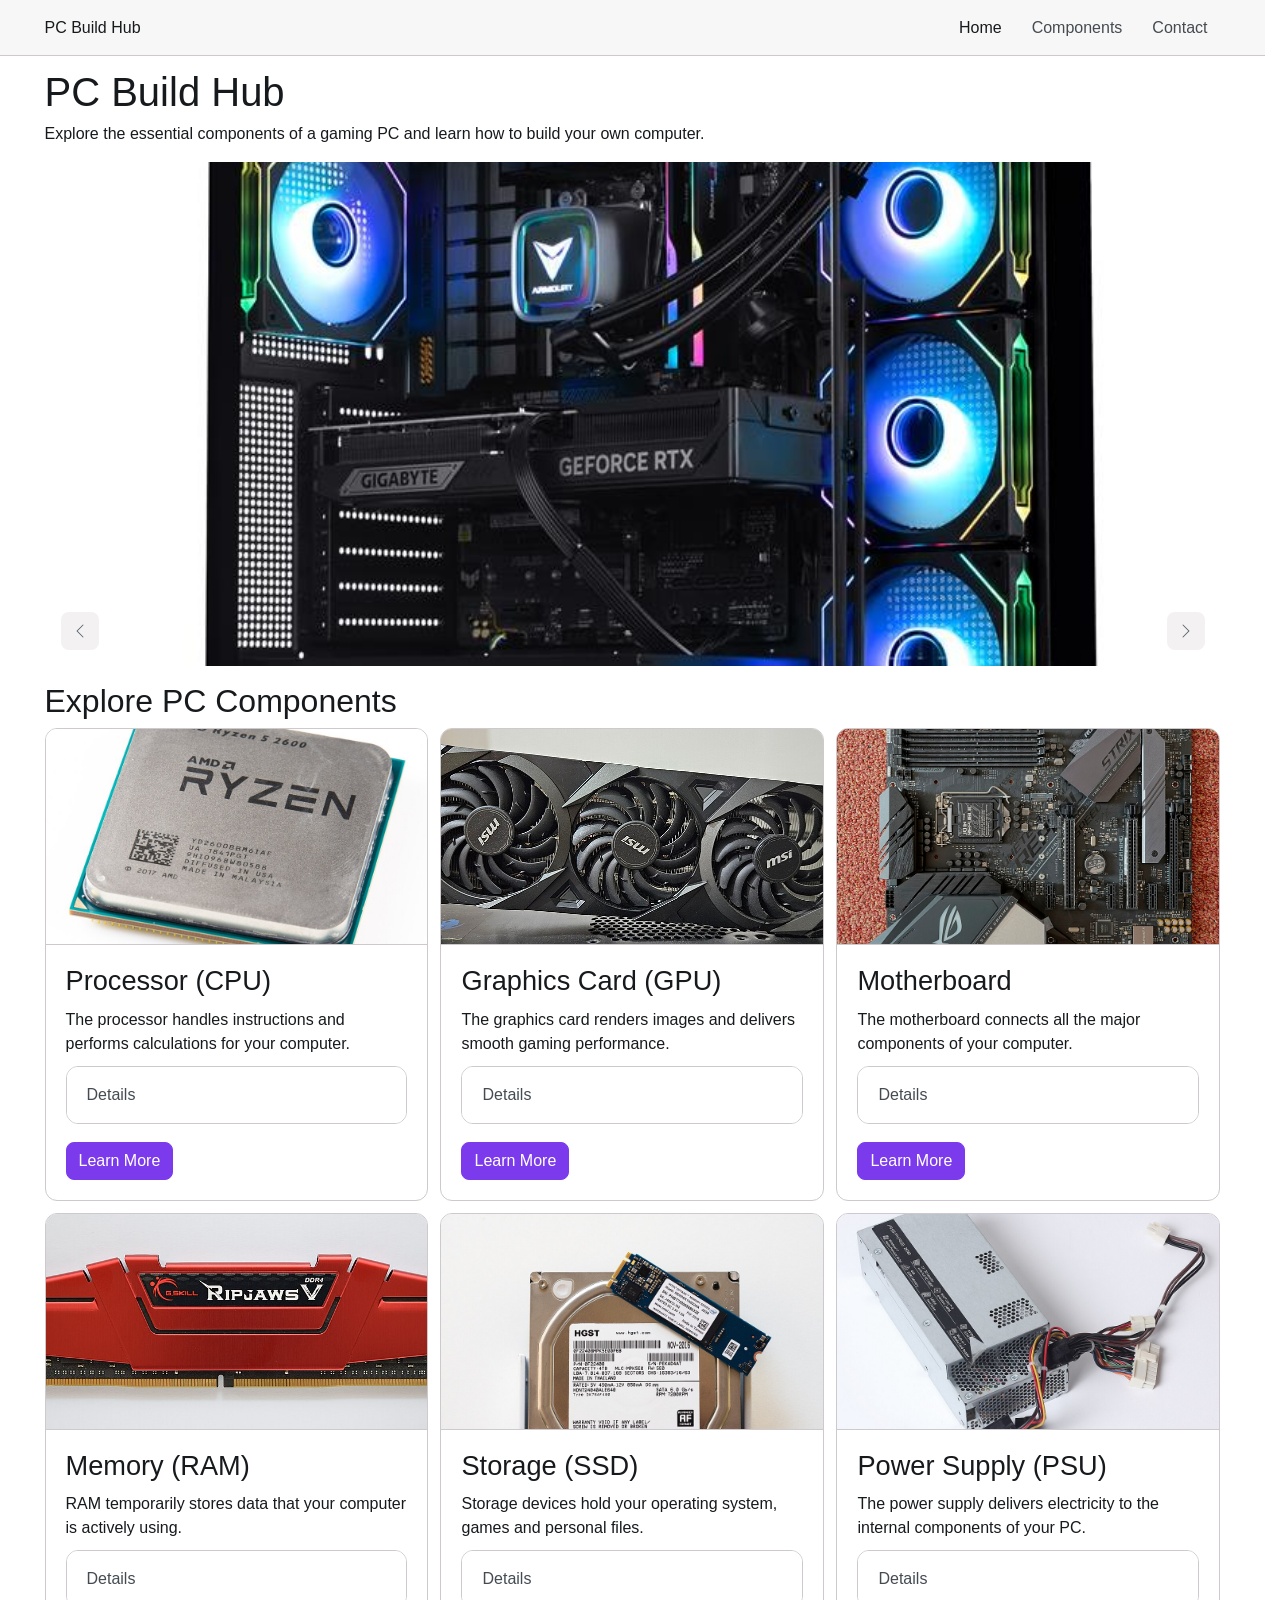
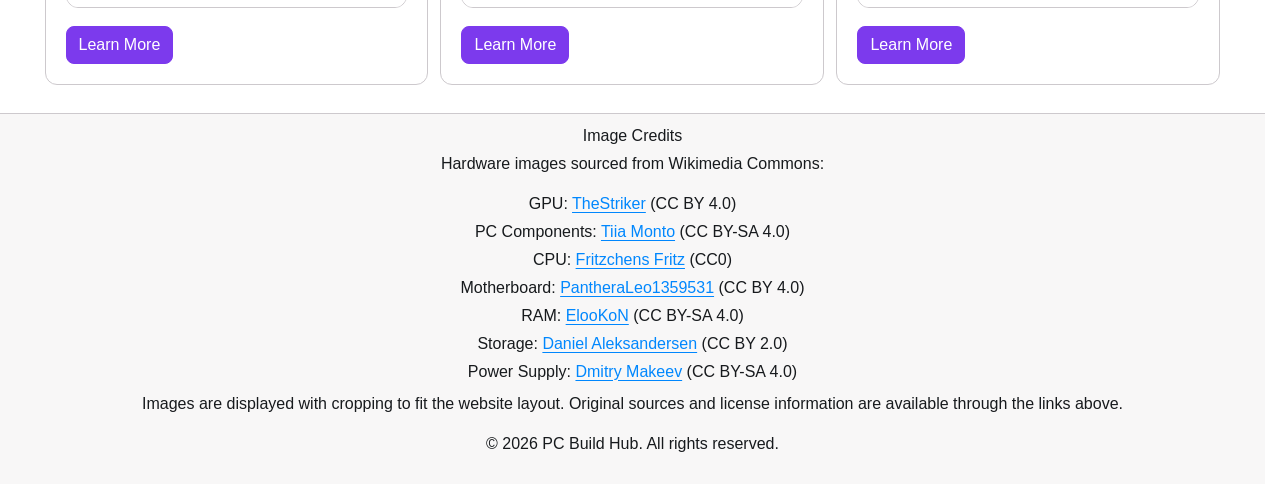
<file: index.html>
<!DOCTYPE html>
<html lang="en">
<head>
    <meta charset="UTF-8">
    <meta name="viewport" content="width=device-width, initial-scale=1.0">
    <title>PC Build Hub | Home</title>
    <link rel="stylesheet" href="css/bootstrap.min.css">
    <link rel="stylesheet" href="css/style.css">
</head>

<body>

    <nav class="navbar md:navbar-expand bg-1 border-bottom">
        <div class="container">
            <a class="navbar-brand" href="index.html">PC Build Hub</a>

            <button class="btn navbar-toggler" type="button"
                data-bs-toggle="drawer" data-bs-target="#navDrawer"
                aria-label="Open navigation">
                <span class="navbar-toggler-icon"></span>
            </button>

            <dialog class="drawer drawer-end" id="navDrawer"
                aria-labelledby="drawerTitle">

                <div class="drawer-header">
                    <p class="drawer-title" id="drawerTitle">Menu</p>
                    <button type="button" class="btn-close"
                        data-bs-dismiss="drawer" aria-label="Close">
                    </button>
                </div>

                <div class="drawer-body">
                    <ul class="navbar-nav ms-auto">
                        <li class="nav-item">
                            <a class="nav-link active" aria-current="page"
                                href="index.html">Home</a>
                        </li>
                        <li class="nav-item">
                            <a class="nav-link" href="#components">Components</a>
                        </li>
                        <li class="nav-item">
                            <a class="nav-link" href="contact.html">Contact</a>
                        </li>
                    </ul>
                </div>

            </dialog>
        </div>
    </nav>

    <main class="container py-4">

        <h1>PC Build Hub</h1>
        <p>Explore the essential components of a gaming PC and learn how to build your own computer.</p>

        <!-- Carousel -->

        <div id="pcCarousel" class="carousel carousel-overlay slide">

            <div class="carousel-inner rounded-3">

                <div class="carousel-item active">
                    <img src="images/gaming-pc.jpg"
                        class="d-block w-100 ratio-21x9 object-fit-cover"
                        alt="Custom-built gaming desktop PC">
                </div>

                <div class="carousel-item">
                    <img src="images/graphics-card.jpg"
                        class="d-block w-100 ratio-21x9 object-fit-cover"
                        alt="Dedicated graphics card for PC gaming">
                </div>

                <div class="carousel-item">
                    <img src="images/pc-components.jpg"
                        class="d-block w-100 ratio-21x9 object-fit-cover"
                        alt="Computer hardware components for a custom build">
                </div>

            </div>

            <div class="carousel-overlay-controls">

                <button class="btn-icon btn-subtle theme-secondary"
                    type="button" data-bs-target="#pcCarousel"
                    data-bs-slide="prev">
                    <span class="carousel-icon-prev" aria-hidden="true"></span>
                    <span class="visually-hidden">Previous</span>
                </button>

                <button class="btn-icon btn-subtle theme-secondary"
                    type="button" data-bs-target="#pcCarousel"
                    data-bs-slide="next">
                    <span class="carousel-icon-next" aria-hidden="true"></span>
                    <span class="visually-hidden">Next</span>
                </button>

            </div>

        </div>

        <!-- Component Gallery -->

        <h2 id="components" class="mt-5 mb-3">Explore PC Components</h2>

        <div class="row g-4">

            <!-- Card 1: CPU -->

            <div class="col-12 md:col-6 lg:col-4">
                <div class="card h-100">

                    <img src="images/cpu.jpg"
                        class="card-img-top ratio-16x9 object-fit-cover"
                        alt="Desktop computer processor">

                    <div class="card-body">
                        <h3 class="card-title">Processor (CPU)</h3>
                        <p>The processor handles instructions and performs calculations for your computer.</p>

                        <div class="accordion">
                            <details class="accordion-item">
                                <summary class="accordion-header">Details</summary>
                                <div class="accordion-body">
                                    Consider core count, clock speed and motherboard compatibility when choosing a CPU.
                                </div>
                            </details>
                        </div>

                        <button class="btn-solid theme-primary mt-3"
                            type="button" data-bs-toggle="dialog"
                            data-bs-target="#cpuDialog">
                            Learn More
                        </button>

                        <dialog class="dialog" id="cpuDialog"
                            aria-labelledby="cpuTitle">
                            <div class="dialog-header">
                                <h4 class="dialog-title" id="cpuTitle">Choosing a CPU</h4>
                            </div>
                            <div class="dialog-body">
                                AMD Ryzen and Intel Core processors offer different performance options for gaming and productivity.
                            </div>
                            <div class="dialog-footer">
                                <button class="btn-solid theme-primary"
                                    type="button" data-bs-dismiss="dialog">
                                    Close
                                </button>
                            </div>
                        </dialog>

                    </div>
                </div>
            </div>

            <!-- Card 2: GPU -->

            <div class="col-12 md:col-6 lg:col-4">
                <div class="card h-100">

                    <img src="images/graphics-card.jpg"
                        class="card-img-top ratio-16x9 object-fit-cover"
                        alt="Dedicated desktop graphics card">

                    <div class="card-body">
                        <h3 class="card-title">Graphics Card (GPU)</h3>
                        <p>The graphics card renders images and delivers smooth gaming performance.</p>

                        <div class="accordion">
                            <details class="accordion-item">
                                <summary class="accordion-header">Details</summary>
                                <div class="accordion-body">
                                    Graphics cards differ in performance, video memory and power consumption.
                                </div>
                            </details>
                        </div>

                        <button class="btn-solid theme-primary mt-3"
                            type="button" data-bs-toggle="dialog"
                            data-bs-target="#gpuDialog">
                            Learn More
                        </button>

                        <dialog class="dialog" id="gpuDialog"
                            aria-labelledby="gpuTitle">
                            <div class="dialog-header">
                                <h4 class="dialog-title" id="gpuTitle">Choosing a GPU</h4>
                            </div>
                            <div class="dialog-body">
                                Choose a graphics card based on your monitor resolution, desired frame rate and budget.
                            </div>
                            <div class="dialog-footer">
                                <button class="btn-solid theme-primary"
                                    type="button" data-bs-dismiss="dialog">
                                    Close
                                </button>
                            </div>
                        </dialog>

                    </div>
                </div>
            </div>

            <!-- Card 3: Motherboard -->

            <div class="col-12 md:col-6 lg:col-4">
                <div class="card h-100">

                    <img src="images/motherboard.jpg"
                        class="card-img-top ratio-16x9 object-fit-cover"
                        alt="Computer motherboard with expansion slots">

                    <div class="card-body">
                        <h3 class="card-title">Motherboard</h3>
                        <p>The motherboard connects all the major components of your computer.</p>

                        <div class="accordion">
                            <details class="accordion-item">
                                <summary class="accordion-header">Details</summary>
                                <div class="accordion-body">
                                    Motherboards come in different sizes and support specific processor sockets and memory types.
                                </div>
                            </details>
                        </div>

                        <button class="btn-solid theme-primary mt-3"
                            type="button" data-bs-toggle="dialog"
                            data-bs-target="#motherboardDialog">
                            Learn More
                        </button>

                        <dialog class="dialog" id="motherboardDialog"
                            aria-labelledby="motherboardTitle">
                            <div class="dialog-header">
                                <h4 class="dialog-title" id="motherboardTitle">Choosing a Motherboard</h4>
                            </div>
                            <div class="dialog-body">
                                Make sure your motherboard supports your processor, RAM, storage devices and case size.
                            </div>
                            <div class="dialog-footer">
                                <button class="btn-solid theme-primary"
                                    type="button" data-bs-dismiss="dialog">
                                    Close
                                </button>
                            </div>
                        </dialog>

                    </div>
                </div>
            </div>

            <!-- Card 4: RAM -->

            <div class="col-12 md:col-6 lg:col-4">
                <div class="card h-100">

                    <img src="images/ram.jpg"
                        class="card-img-top ratio-16x9 object-fit-cover"
                        alt="Desktop computer RAM modules">

                    <div class="card-body">
                        <h3 class="card-title">Memory (RAM)</h3>
                        <p>RAM temporarily stores data that your computer is actively using.</p>

                        <div class="accordion">
                            <details class="accordion-item">
                                <summary class="accordion-header">Details</summary>
                                <div class="accordion-body">
                                    Memory capacity and speed can affect multitasking and gaming performance.
                                </div>
                            </details>
                        </div>

                        <button class="btn-solid theme-primary mt-3"
                            type="button" data-bs-toggle="dialog"
                            data-bs-target="#ramDialog">
                            Learn More
                        </button>

                        <dialog class="dialog" id="ramDialog"
                            aria-labelledby="ramTitle">
                            <div class="dialog-header">
                                <h4 class="dialog-title" id="ramTitle">Choosing RAM</h4>
                            </div>
                            <div class="dialog-body">
                                Between 16GB and 32GB of RAM is a practical choice for most modern gaming computers.
                            </div>
                            <div class="dialog-footer">
                                <button class="btn-solid theme-primary"
                                    type="button" data-bs-dismiss="dialog">
                                    Close
                                </button>
                            </div>
                        </dialog>

                    </div>
                </div>
            </div>

            <!-- Card 5: Storage -->

            <div class="col-12 md:col-6 lg:col-4">
                <div class="card h-100">

                    <img src="images/ssd.jpg"
                        class="card-img-top ratio-16x9 object-fit-cover"
                        alt="Solid-state drive for computer storage">

                    <div class="card-body">
                        <h3 class="card-title">Storage (SSD)</h3>
                        <p>Storage devices hold your operating system, games and personal files.</p>

                        <div class="accordion">
                            <details class="accordion-item">
                                <summary class="accordion-header">Details</summary>
                                <div class="accordion-body">
                                    SSDs provide faster loading times than traditional mechanical hard drives.
                                </div>
                            </details>
                        </div>

                        <button class="btn-solid theme-primary mt-3"
                            type="button" data-bs-toggle="dialog"
                            data-bs-target="#ssdDialog">
                            Learn More
                        </button>

                        <dialog class="dialog" id="ssdDialog"
                            aria-labelledby="ssdTitle">
                            <div class="dialog-header">
                                <h4 class="dialog-title" id="ssdTitle">Choosing Storage</h4>
                            </div>
                            <div class="dialog-body">
                                A 1TB NVMe SSD provides a useful starting point for storing games and everyday applications.
                            </div>
                            <div class="dialog-footer">
                                <button class="btn-solid theme-primary"
                                    type="button" data-bs-dismiss="dialog">
                                    Close
                                </button>
                            </div>
                        </dialog>

                    </div>
                </div>
            </div>

            <!-- Card 6: Power Supply -->

            <div class="col-12 md:col-6 lg:col-4">
                <div class="card h-100">

                    <img src="images/psu.jpg"
                        class="card-img-top ratio-16x9 object-fit-cover"
                        alt="Desktop computer power supply unit">

                    <div class="card-body">
                        <h3 class="card-title">Power Supply (PSU)</h3>
                        <p>The power supply delivers electricity to the internal components of your PC.</p>

                        <div class="accordion">
                            <details class="accordion-item">
                                <summary class="accordion-header">Details</summary>
                                <div class="accordion-body">
                                    Power supplies vary in wattage, efficiency ratings and cable configurations.
                                </div>
                            </details>
                        </div>

                        <button class="btn-solid theme-primary mt-3"
                            type="button" data-bs-toggle="dialog"
                            data-bs-target="#psuDialog">
                            Learn More
                        </button>

                        <dialog class="dialog" id="psuDialog"
                            aria-labelledby="psuTitle">
                            <div class="dialog-header">
                                <h4 class="dialog-title" id="psuTitle">Choosing a Power Supply</h4>
                            </div>
                            <div class="dialog-body">
                                Select a reliable power supply with enough wattage to support all your components.
                            </div>
                            <div class="dialog-footer">
                                <button class="btn-solid theme-primary"
                                    type="button" data-bs-dismiss="dialog">
                                    Close
                                </button>
                            </div>
                        </dialog>

                    </div>
                </div>
            </div>

        </div>

    </main>


<footer class="bg-1 border-top text-center py-4 mt-5">
    <div class="container">
        <h2 class="h5">Image Credits</h2>
        <p>Hardware images sourced from Wikimedia Commons:</p>

        <p class="mb-1">
            GPU:
            <a href="https://commons.wikimedia.org/wiki/File:MSI_GeForce_RTX_3070_VENTUS_3X_OC.jpg">TheStriker</a>
            (CC BY 4.0)
        </p>

        <p class="mb-1">
            PC Components:
            <a href="https://commons.wikimedia.org/wiki/File:ATX_computer_case.jpg">Tiia Monto</a>
            (CC BY-SA 4.0)
        </p>

        <p class="mb-1">
            CPU:
            <a href="https://commons.wikimedia.org/wiki/File:AMD_Ryzen_5_2600_(39851733273).jpg">Fritzchens Fritz</a>
            (CC0)
        </p>

        <p class="mb-1">
            Motherboard:
            <a href="https://commons.wikimedia.org/wiki/File:Asus-ROG-Strix-Z390-F-Gaming-Motherboard_20201120_DSC6025.jpg">PantheraLeo1359531</a>
            (CC BY 4.0)
        </p>

        <p class="mb-1">
            RAM:
            <a href="https://commons.wikimedia.org/wiki/File:RAM_Module_(SDRAM-DDR4).jpg">ElooKoN</a>
            (CC BY-SA 4.0)
        </p>

        <p class="mb-1">
            Storage:
            <a href="https://commons.wikimedia.org/wiki/File:Last_and_next-generation_storage_media.jpg">Daniel Aleksandersen</a>
            (CC BY 2.0)
        </p>

        <p class="mb-1">
            Power Supply:
            <a href="https://commons.wikimedia.org/wiki/File:ATX_Computer_power_supply_unit.jpg">Dmitry Makeev</a>
            (CC BY-SA 4.0)
        </p>

        <p class="mt-3">
            Images are displayed with cropping to fit the website layout.
            Original sources and license information are available through
            the links above.
        </p>

        <p>&copy; 2026 PC Build Hub. All rights reserved.</p>
    </div>
</footer>

    <script type="module" src="js/bootstrap.bundle.min.js"></script>

</body>
</html>
</file>
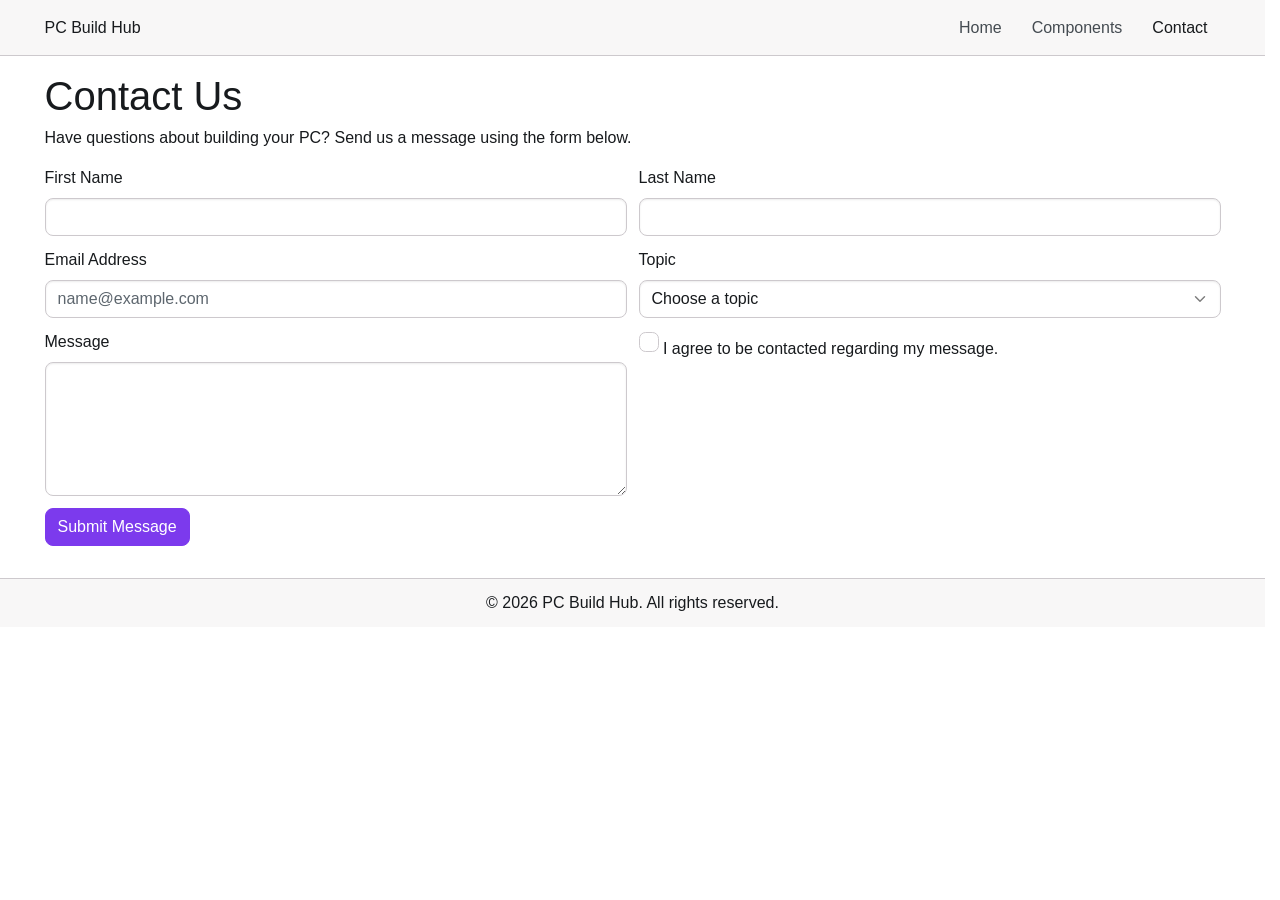
<file: contact.html>
<!DOCTYPE html>
<html lang="en">
<head>
    <meta charset="UTF-8">
    <meta name="viewport" content="width=device-width, initial-scale=1.0">
    <title>PC Build Hub | Contact</title>
    <link rel="stylesheet" href="css/bootstrap.min.css">
    <link rel="stylesheet" href="css/style.css">
</head>

<body>

    <nav class="navbar md:navbar-expand bg-1 border-bottom">
        <div class="container">
            <a class="navbar-brand" href="index.html">PC Build Hub</a>

            <button class="btn navbar-toggler" type="button"
                data-bs-toggle="drawer" data-bs-target="#navDrawer"
                aria-label="Open navigation">
                <span class="navbar-toggler-icon"></span>
            </button>

            <dialog class="drawer drawer-end" id="navDrawer"
                aria-labelledby="drawerTitle">

                <div class="drawer-header">
                    <p class="drawer-title" id="drawerTitle">Menu</p>
                    <button type="button" class="btn-close"
                        data-bs-dismiss="drawer" aria-label="Close">
                    </button>
                </div>

                <div class="drawer-body">
                    <ul class="navbar-nav ms-auto">
                        <li class="nav-item">
                            <a class="nav-link" href="index.html">Home</a>
                        </li>
                        <li class="nav-item">
                            <a class="nav-link" href="index.html#components">Components</a>
                        </li>
                        <li class="nav-item">
                            <a class="nav-link active" aria-current="page"
                                href="contact.html">Contact</a>
                        </li>
                    </ul>
                </div>

            </dialog>
        </div>
    </nav>

    <main class="container py-5">

        <h1>Contact Us</h1>
        <p>Have questions about building your PC? Send us a message using the form below.</p>

        <form class="mt-4" action="#" method="get">

            <div class="row g-4">

                <div class="col-12 md:col-6">
                    <div class="form-field">
                        <label for="firstName">First Name</label>
                        <input type="text" class="form-control"
                            id="firstName" name="firstName" required>
                    </div>
                </div>

                <div class="col-12 md:col-6">
                    <div class="form-field">
                        <label for="lastName">Last Name</label>
                        <input type="text" class="form-control"
                            id="lastName" name="lastName" required>
                    </div>
                </div>

                <div class="col-12 md:col-6">
                    <div class="form-field">
                        <label for="email">Email Address</label>
                        <input type="email" class="form-control"
                            id="email" name="email"
                            placeholder="name@example.com" required>
                    </div>
                </div>

                <div class="col-12 md:col-6">
                    <div class="form-field">
                        <label for="topic">Topic</label>
                        <select class="form-control" id="topic" name="topic" required>
                            <option value="">Choose a topic</option>
                            <option value="building">Building a PC</option>
                            <option value="compatibility">Component Compatibility</option>
                            <option value="upgrades">Hardware Upgrades</option>
                            <option value="other">Other Questions</option>
                        </select>
                    </div>
                </div>

                <div class="col-12 md:col-6">
                    <div class="form-field">
                        <label for="message">Message</label>
                        <textarea class="form-control" id="message"
                            name="message" rows="5" required></textarea>
                    </div>
                </div>

                <div class="col-12 md:col-6">
                    <div class="form-field">
                        <label for="consent">
                            <input type="checkbox" class="check"
                                id="consent" name="consent" required>
                            I agree to be contacted regarding my message.
                        </label>
                    </div>
                </div>

                <div class="col-12">
                    <button type="submit" class="btn-solid theme-primary">
                        Submit Message
                    </button>
                </div>

            </div>

        </form>

    </main>

    <footer class="bg-1 border-top text-center py-4 mt-5">
        <p class="mb-0">&copy; 2026 PC Build Hub. All rights reserved.</p>
    </footer>

    <script type="module" src="js/bootstrap.bundle.min.js"></script>

</body>
</html>
</file>
<file: css/style.css>
:root {
    --bs-primary-bg: #7c3aed;
    --bs-primary-fg: #7c3aed;
    --bs-primary-fg-emphasis: #6d28d9;
    --bs-primary-border: #7c3aed;
    --bs-primary-focus-ring: #7c3aed;
    --bs-primary-contrast: #ffffff;
}

.btn-solid.theme-primary {
    --bs-theme-bg: #7c3aed;
    --bs-theme-border: #7c3aed;
    --bs-theme-contrast: #ffffff;
}
</file>
